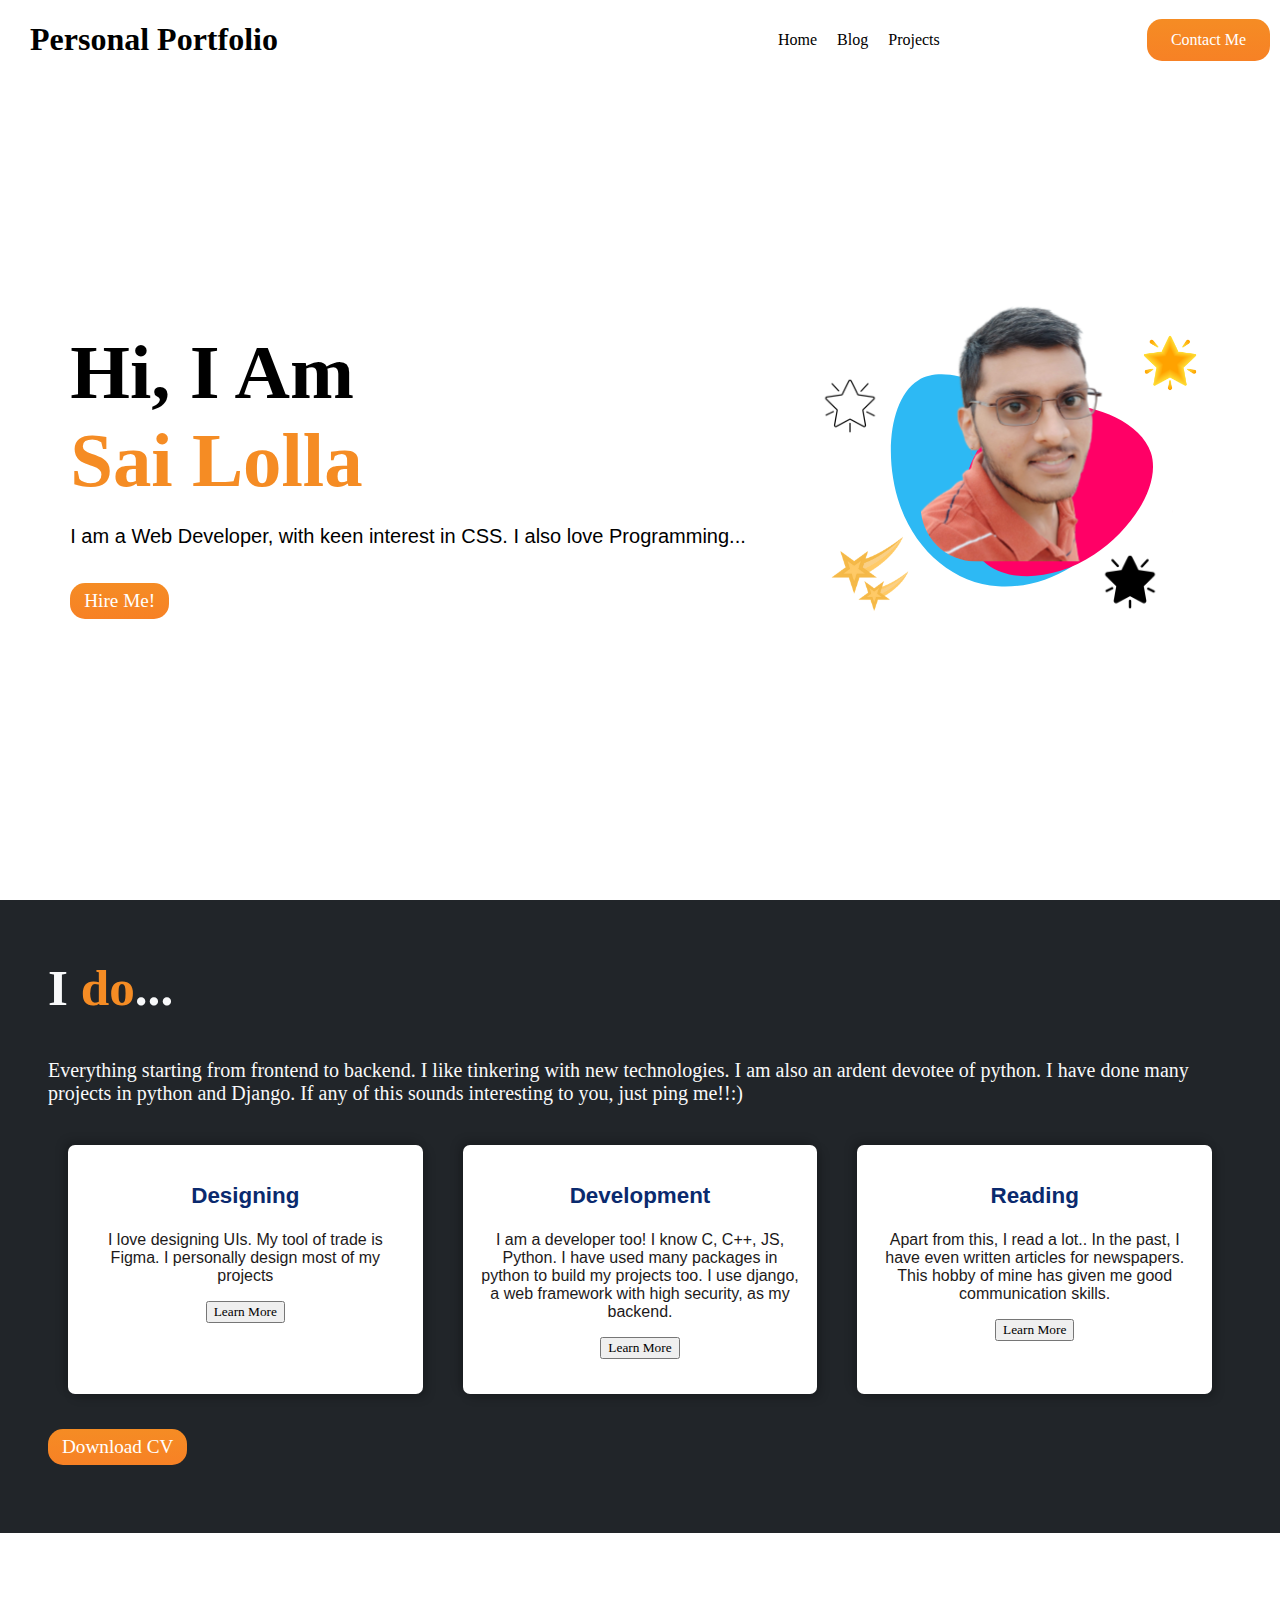
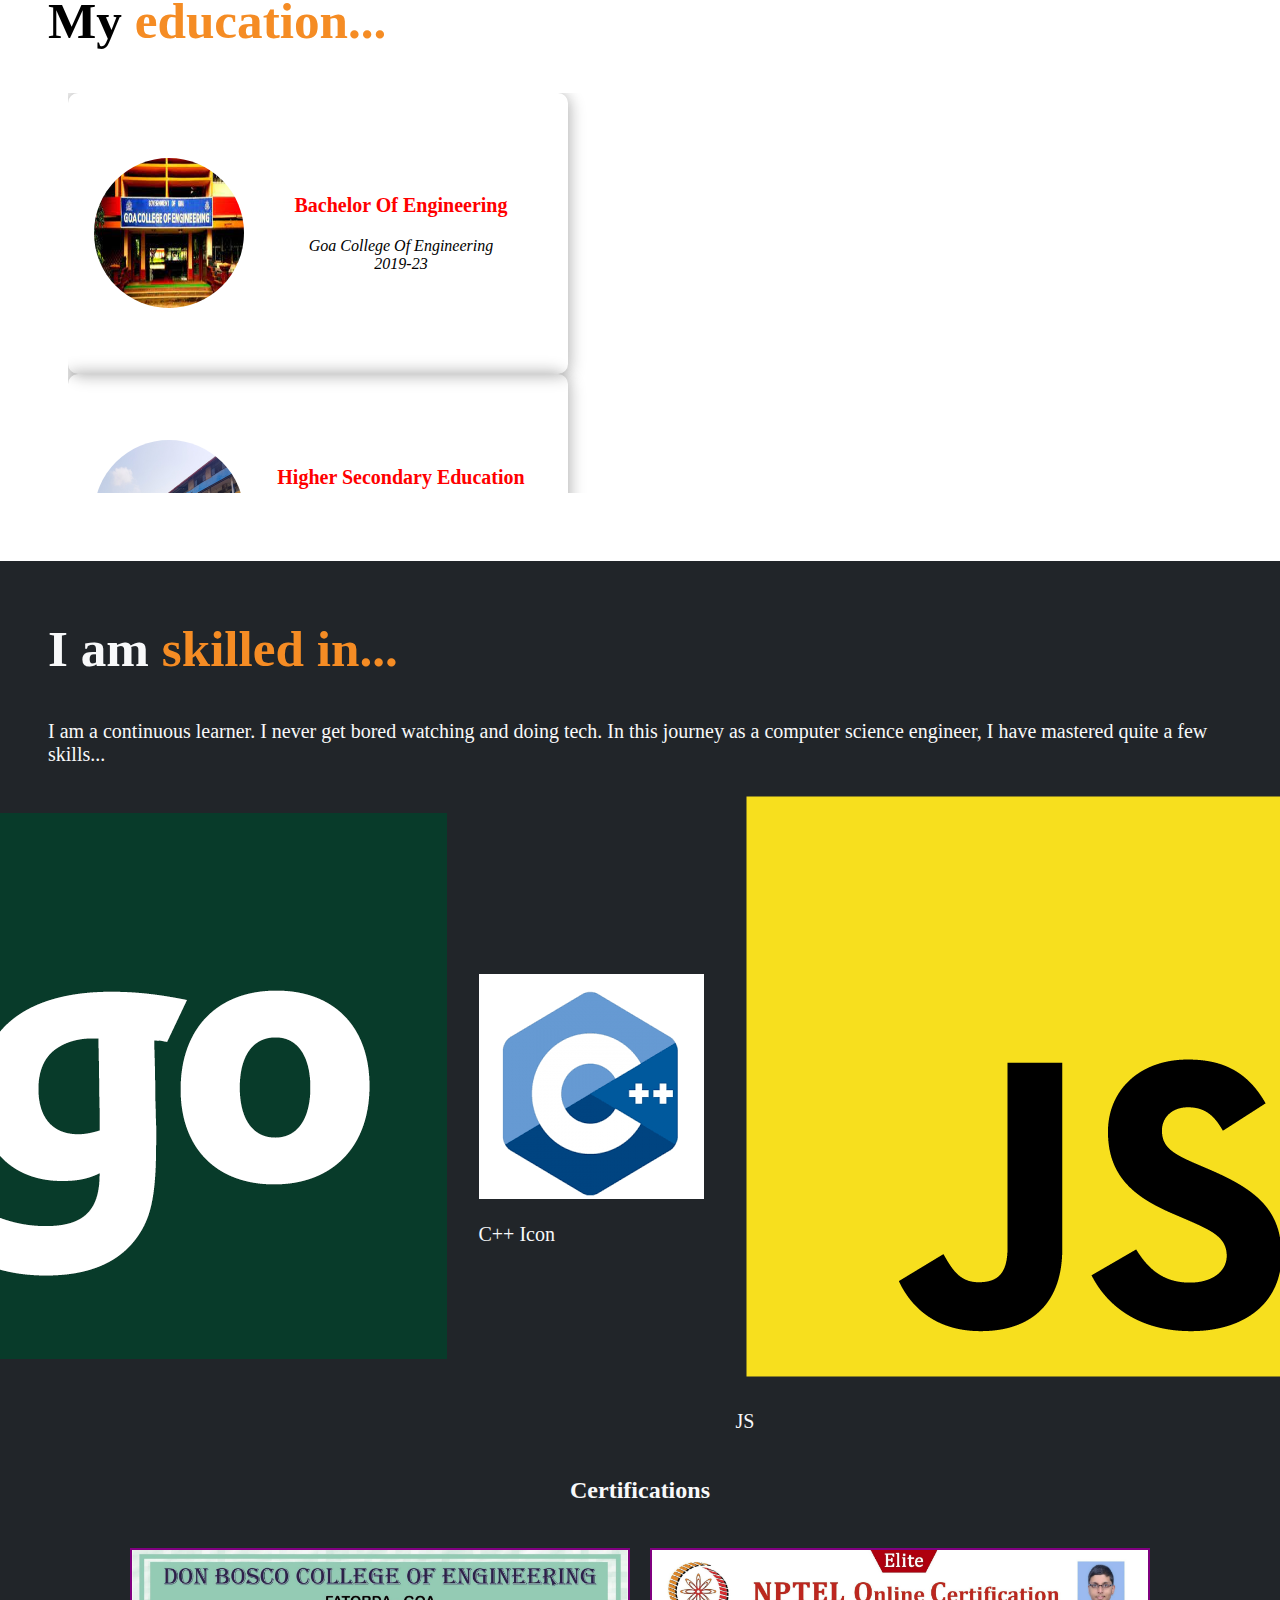
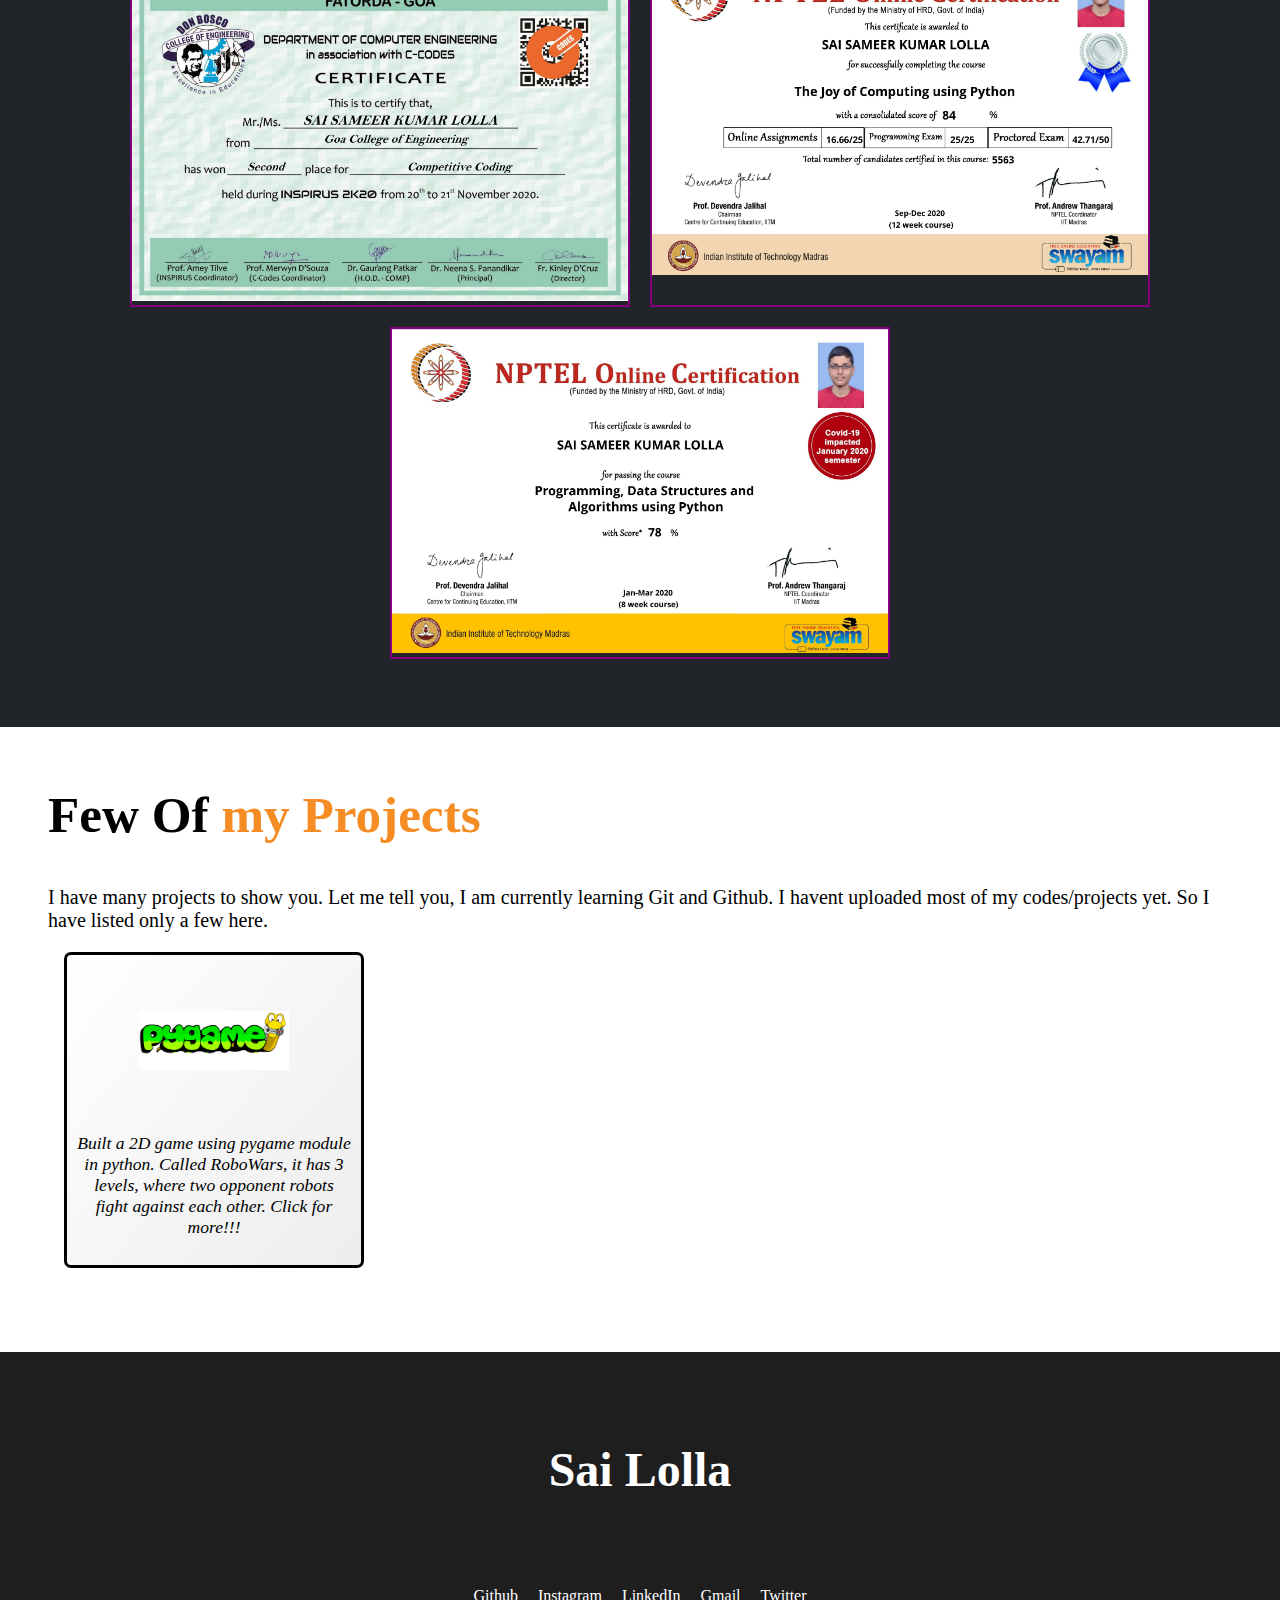
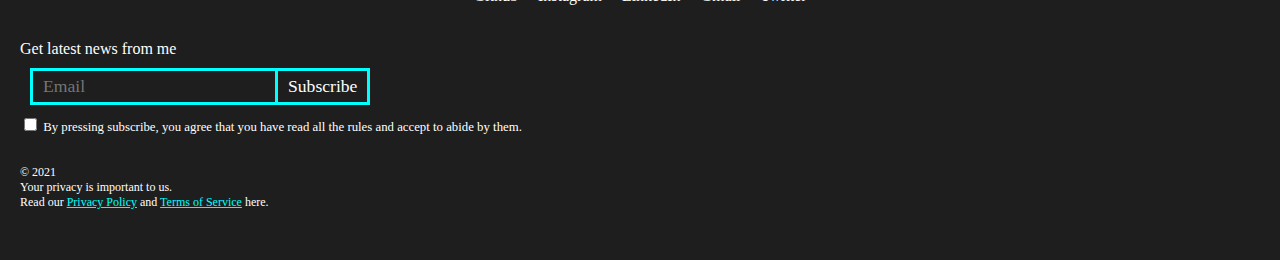
<file: home.html>
<!DOCTYPE html>

<html lang="en-IN">
    <head>
        <meta charset="UTF-8">
        <meta name="viewport" content="width=device-width, initial-scale=1.0">
        <meta name="author" content="Sai Lolla">

        <title>Sai Lolla - Portfolio</title>
        <link rel="stylesheet" href="home.css">

        <!--[if lt IE 9]>
            <script src="https://oss.maxcdn.com/libs/html5shiv/3.7.0/html5shiv.js"></script>
        <![endif]-->

        <script src="./home.js" defer></script>

    </head>
    <body>
        <div class="mask"></div>
        <nav>
            <h1>Personal Portfolio</h1>
            <ul>
                <li><a href="#">Home</a></li>
                <li><a href="#">Blog</a></li>
                <li><a href="#">Projects</a></li>
                <div class="right">
                    <li><a href="#contact">Contact Me</a></li>
                </div>
            </ul>
            <button class="toggleBtn">
                <span></span>
                <span></span>
                <span></span>
            </button>
        </nav>
        <section class="landing sect sect2">
            <div class="landing-text">
                <h2>Hi, I Am <br><span class="coloredText">Sai Lolla</span></h2>
                <p>I am a Web Developer, with keen interest in CSS. I also love Programming...</p>
                <button class="btn1">Hire Me!</button>
            </div>
            <div class="landing-image">
                <img src="assets/Frametest.svg" alt="landing img">
                <img class="star" id="star1" src="./assets/glowing-star.png" alt="glowing star1">
                <img class="star" id="star2" src="assets/star2.png" alt="glowing star2">
                <img class="star" id="star3" src="assets/star3.png" alt="glowing star3">
                <img class="star" id="star4" src="assets/star4.png" alt="glowing star4">
            </div>
        </section>
        <section class="sect sect2">
            <h2>I <span class="coloredText">do</span>...</h2>
            <p>Everything starting from frontend to backend. I like tinkering with new technologies. I am also an ardent devotee of python. I have done many projects in python and Django. If any of this sounds interesting to you, just ping me!!:)</p>
            <div class="cards">
                <div class="card">
                    <h3>Designing</h3>
                    <p>I love designing UIs. My tool of trade is Figma. I personally design most of my projects</p>
                    <button class="btn2">Learn More</button>
                </div>
                <div class="card">
                    <h3>Development</h3>
                    <p>I am a developer too! I know C, C++, JS, Python. I have used many packages in python to build my projects too. I use django, a web framework with high security, as my backend.</p>
                    <button class="btn2">Learn More</button>
                </div>
                <div class="card">
                    <h3>Reading</h3>
                    <p>Apart from this, I read a lot.. In the past, I have even written articles for newspapers. This hobby of mine has given me good communication skills.</p>
                    <button class="btn2">Learn More</button>
                </div>
            </div>
            <button class="btn1">Download CV</button>
        </section>
        <!-- Next section for education and skills -->
        <section class="sect sect2" id="education">
            <h2>My <span class="coloredText">education...</span></h2>
            <div class="carousal">
                <div class="slide">
                    <img src="assets/gec.jpg" alt="GEC">
                    <div>
                        <h3>Bachelor Of Engineering</h3>
                        <span>Goa College Of Engineering</span>
                        <span>2019-23</span>
                    </div>
                </div>
                <div class="slide">
                    <img src="assets/School_image.jpg" alt="Shree Damodar">
                    <div>
                        <h3>Higher Secondary Education</h3>
                        <span>Shree Damodar Higher Secondary School Of Science</span>
                        <span>2017-19</span>
                    </div>
                </div>
                <div class="slide">
                    <img src="assets/School_image.jpg" alt="Shree Damodar">
                    <div>
                        <h3>High School Education</h3>
                        <span>Shree Damodar Vidhyalaya English High School</span>
                        <span>2010-17</span>
                    </div>
                </div>
            </div>
        </section>
        <section class="sect sect2" id="SandAch">
            <h2>I am <span class="coloredText">skilled in...</span></h2>
            <p>I am a continuous learner. I never get bored watching and doing tech. In this journey as a computer science engineer, I have mastered quite a few skills...</p>
            <div class="skills">
                <div class="skill">
                    <img src="assets/pythonIcon.png" alt="Python Icon">
                    <p>Python</p>
                </div>
                <div class="skill">
                    <img src="assets/django-logo-negative.png" alt="Django Icon">
                    <p>Django</p>
                </div>
                <div class="skill">
                    <img src="assets/c++.png" alt="C++ Icon">
                    <p>C++ Icon</p>
                </div>
                <div class="skill">
                    <img src="assets/js.png" alt="JS Icon">
                    <p>JS</p>
                </div>
                <div class="skill">
                    <img src="assets/htmlandcss.png" alt="HTML and CSS Icon">
                    <p>HTML and CSS</p>
                </div>
                <div class="skill">
                    <img src="assets/andmanymore.png" alt="and many more">
                    <p>And Many more...</p>
                </div>
            </div>
            <h3 class="subheader">Certifications</h3>
            <div class="certi">
                <div>
                    <img src="assets/0001.jpg" alt="Inspirus2k20">
                </div>
                <div>
                    <img src="assets/joc.jpg" alt="Joy Of Computing Python">
                </div>
                <div>
                    <img src="assets/pdsap.jpg" alt="Joy Of Computing Python">
                </div>
            </div>
        </section>
        <section class="sect sect2" id="projects">
            <h2>Few Of <span class="coloredText">my Projects</span></h2>
            <p>I have many projects to show you. Let me tell you, I am currently learning Git and Github. I havent uploaded most of my codes/projects yet. So I have listed only a few here.</p>
            <div class="projects">
                <div class="proj shine">
                    <img src="assets/pygame.png" alt="pygameIcon">
                    <p>Built a 2D game using pygame module in python. Called RoboWars, it has 3 levels, where two opponent robots fight against each other. Click for more!!!</p>
                </div>
            </div>
        </section>
        <footer id="contact">
            <div class="social">
                <h2>Sai Lolla</h2>
                <ul class="links">
                    <li><a target="_blank" href="https://github.com/" class="github">Github</a></li><!--
                    --><li><a target="_blank" href="https://instagram.com/" class="instagram">Instagram</a></li><!--
                    --><li><a target="_blank" href="https://linkedin.com/" class="linkedin">LinkedIn</a></li><!--
                    --><li><a target="_blank" href="https://mail.google.com/" class="gmail">Gmail</a></li><!--
                --><li><a target="_blank" href="https://www.twitter.com/" class="twitter">Twitter</a></li>
                </ul>
            </div>
            <div>Get latest news from me</div>
            <div class="searchbar">
                <input type="email" name="searchkey" id="searchkey" placeholder="Email">
                <button type="submit">Subscribe</button>
            </div>
            <div>
                <input type="checkbox" name="accept" id="accept">
                By pressing subscribe, you agree that you have read all the rules and accept to abide by them.
            </div>
            <div class="cpyright">&copy; 2021</div>
            <div class="privacy">Your privacy is important to us.<br>Read our <a href="#">Privacy Policy</a> and <a href="#">Terms of Service</a> here.</div>
        </footer>
    </body>
</html>
</file>
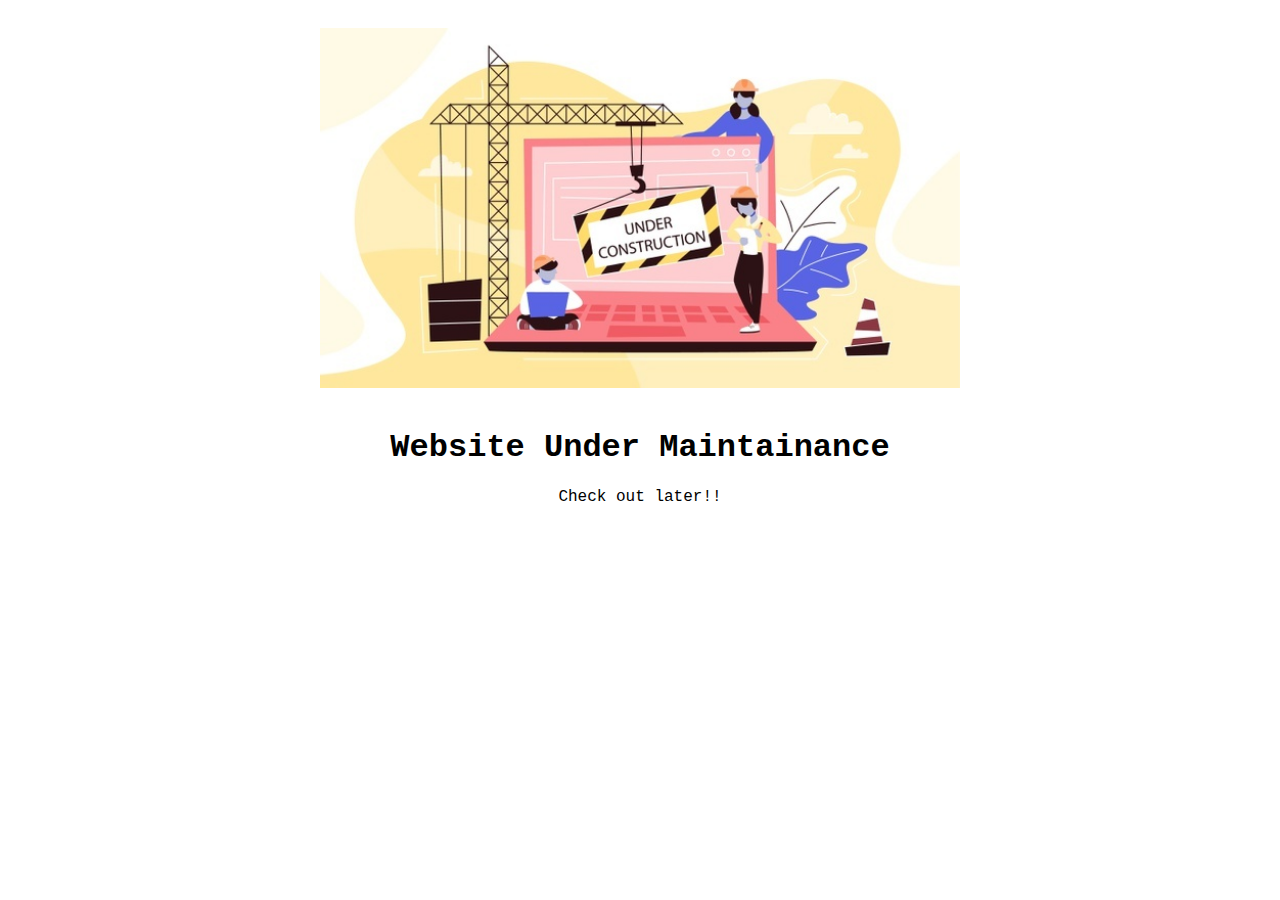
<file: maintainance.html>
<!DOCTYPE html>
<html lang="en">
<head>
    <meta charset="UTF-8">
    <meta http-equiv="X-UA-Compatible" content="IE=edge">
    <meta name="viewport" content="width=device-width, initial-scale=1.0">
    <title>Website Under Construction</title>
    <style>
        div {
            display: flex;
            flex-direction: column;
            align-items: center;
            justify-content: space-between;
            font-family: 'Consolas', 'Courier New', Courier, monospace;
        }
        img {
            display: block;
            max-width: 100%;
            margin: 20px auto;
            width: 50vw;
        }
        @media screen and (max-width:548px) {
            img {
                width: 100%;
            }
        }
    </style>
</head>
<body>
    <div>
        <img src="assets/undermaintainance.jpg" alt="Under maintainance">
        <h1>Website Under Maintainance</h1>
        <span>Check out later!!</span>
    </div>
</body>
</html>
</file>
<file: home.css>
header, section, footer, nav, aside, article, main, figure {
    display: block;
}
html {
    scroll-behavior: smooth;
}
body {
    margin: 0;
    padding: 0;
}
*, *::after, *::before {
    font-family: Calibri;
    box-sizing: border-box;
}

/* Nav bar */
nav {
    position: fixed;
    top: 0;
    left: 0;
    right: 0;
    font-size: clamp(0.8rem, 2vw , 1rem);
    display: flex;
    flex-direction: row;
    align-items: center;
    z-index: 102;
    background: #fff;
    box-shadow: 2px 2px 4px rgba(0, 0, 0, 0.2);
    transition: box-shadow 0.4s, color 0.4s;
}
nav h1 {
    font-family: 'Dubai', serif;
    flex-grow: 1;
    margin-left: clamp(5px, 3vw, 30px);
}
nav ul {
    list-style-type: none;
    min-width: 40vw;
    padding: 0;
    margin: 0;
    display: flex;
    align-items: center;
}
nav a {
    display: block;
    text-decoration: none;
    color: black;
    padding: 5px 10px;
}
nav a:hover {
    color: orangered;
}
div.right {
    flex-grow: 1;
    display: flex;
    align-items: center;
    justify-content: flex-end;
}
div.right > li {
    margin: auto 10px;
    border-radius: 15px;
    padding: 7px 14px;
    background: linear-gradient(180deg, rgb(245, 140, 36), rgb(247, 129, 37));
}
div.right li>a {
    color: white;
}
.toggleBtn {
    display: none;
    border: none;
    background: transparent;
    cursor: pointer;
}
.toggleBtn span {
    width: 25px;
    height: 4px;
    display: block;
    background: black;
    margin: 3px 0;
}

/* Main page */

.sect {
    --bgcolor: white;
    --color: black;
    padding: clamp(1.5rem, 4vw, 3rem);
    background-color: var(--bgcolor);
    color: var(--color);
}
.sect>p {
    font-size: clamp(1rem, 2vw, 1.5rem);
    font-size: 1.25rem;
    font-weight: 300;
}
.sect>h2 {
    font-size: clamp(1.8rem, 4vw, 4rem);
    font-family: Georgia, 'Times New Roman', Times, serif;
    margin-top: 10px;
}
.landing {
    display: flex;
    align-items: center;
    justify-content: center;
    min-height: clamp(400px, 100vh, 4000px);
    min-height: 100vh;
}
.landing-text {
    margin-right: clamp(10px, 5vw, 90px);
}
.landing-text h2 {
    font-family: 'Trebuchet MS', 'Lucida Calligraphy', serif;
    font-size: clamp(2rem, 6vw, 6rem);
    margin-bottom: 10px;
}
.landing-text p {
    font-family: 'bahnschrift', 'Calibri', 'Arial', sans-serif;
    font-size: 1.25rem;
    font-weight: 300;
}
button.btn1 {
    border: none;
    font-size: 1.2rem;
    color: white;
    border-radius: 15px;
    padding: 7px 14px;
    margin: 15px 0;
    background: linear-gradient(180deg, rgb(245, 140, 36), rgb(247, 129, 37));
    cursor: pointer;
}
.landing-image {
    display: flex;
    justify-content: center;
    flex: 100%;
    max-width: 400px;
    position: relative;
}
.landing-image > img:first-child {
    display: block;
    width: 100%;
    height: auto;
}
/* pseudo element to cover up the line on top */
.landing-image::after {
    content: '';
    position: absolute;
    top: 0;
    left: 0;
    right: 0;
    height: 3px;
    background: white;
}
/* stars in dp */
.star {
    position: absolute;
    transform: translate(-50%, -50%);
    object-fit: contain;
    width: var(--x);
}
#star1 {--x: 20%; top: 60%; left: 5%; transform: rotate(-180deg) translateY(-50%);}
#star2 { --x: 15%; top: 30%; left: 90%; }
#star3 { --x: 15%; top: 80%; left: 80%; }
#star4 { --x: 15%; top: 40%; left: 10%; }

/* cards */
/* cards showing what I do... */
.cards {
    display: flex;
    flex-wrap: wrap;
    justify-content: center;
}
.card {
    background: white;
    box-shadow: 4px 4px 10px rgba(0, 0, 0, 0.19),
                -4px -4px 10px rgba(0, 0, 0, 0.19);
    flex-grow: 1;
    max-width: 400px;
    flex-basis: 300px;
    min-width: 100px;
    text-align: center;
    border-radius: 7px;
    min-width: 200px;
    margin: 20px;
    padding: 15px;
}
.card img {
    width: 100px;
    height: 100px;
    object-fit: cover;
    max-width: 100%;
}
.card p {
    color: rgb(29, 26, 26);
    font-size: 1rem;
    max-width: 50ch;
    margin-left: auto;
    margin-right: auto;
    font-family: -apple-system, BlinkMacSystemFont, 'Segoe UI', Roboto, Oxygen, Ubuntu, Cantarell, 'Open Sans', 'Helvetica Neue', sans-serif;
}
.card h3 {
    color: rgb(10, 42, 110);
    /* color: white; */
    font-family: 'Constantia', 'Lucida Calligraphy', 'Calibri', Arial, sans-serif;
    font-size: 1.4rem;
}
span.coloredText { color:rgb(245, 140, 36); }

.placesOfEducation {
    display: flex;
    flex-wrap: wrap;
    gap: 2rem;
    align-items: center;
    justify-content: space-evenly;
}
.slide {
    /* background: linear-gradient(130deg, white, hsl(0, 0%, 94%)); */
    aspect-ratio: 16 / 9;
    gap: 1rem;

    display: flex;
    align-items: center;

    text-align: center;
    padding: 30px clamp(10px, 2vw, 2rem);
    width: 80%;
    border-radius: 10px;
    max-width: 500px;
    /* border: 3px solid black; */
    box-shadow: 4px 4px 15px rgba(0, 0, 0, 0.19),
                -4px -4px 15px rgba(0, 0, 0, 0.19);
}
.slide img {
    display: block;
    max-width: 100%;
    width: 150px;
    height: 150px;
    object-fit: fill;
    border-radius: 50%;
}
.slide div {
    flex-grow: 1;
}
.slide h3 {
    margin-top: 0px;
    font-family: 'Cambria' 'Times', serif;
    color: red;
    font-size: 1.25rem;
}
.slide span {
    display: block;
    font-style: italic;
}
.buttons {
    display: flex;
    justify-content: center;
    margin: 30px;
}
.buttons button {
    margin: 0 10px;
    border: none;
    background: transparent;
    font-weight: 950;
    cursor: pointer;
}
.buttons>button:nth-child(2) {
    fill:rgb(245, 140, 36);
}

/* skills and acheivements */
.skills {
    display: flex;
    align-items: center;
    justify-content: center;
    gap: 2rem;
    /* flex-wrap: wrap; */
}
.skills p {
    font-size: 1.25rem;
    font-weight: 300;
}
.skills>img {
    display: block;
    width: 100%;
    height: auto;
    margin: 10px;
}
.proj {
    max-width: 300px;
    flex-grow: 1;
    padding: 10px;
    margin: 1rem;
    border: 3px solid black;
    color: black;
    border-radius: 7px;
    background:rgb(248, 249, 250);
}
.proj img {
    display: block;
    width: 150px;
    height: 150px;
    object-fit: contain;
    margin: auto;
    max-width: 100%;
}
/* 
    is not working for mobile devices
:is(.proj, .skill) p {
    text-align: center;
    font-size: 1.1rem;
    font-style: oblique;
} */
.proj p {
    text-align: center;
    font-size: 1.1rem;
    font-style: oblique;
}
.certi {
    padding: 10px;
    display: flex;
    flex-wrap: wrap;
    justify-content: center;
}
.certi div {
    flex-basis: 400px;
    flex-grow: 1;
    max-width: 500px;
    border: 2px solid purple;
    margin: 10px;
}
.certi img {
    width: 100%;
    height: auto;
}

/* footer */
footer {
    margin-top: clamp(10px, 10vw, 20px);
    background-color: rgb(30, 30, 30);
    padding: 50px 20px;
    color: white;
}
.social>ul {
    list-style-type: none;
    padding: 0;
    margin: 0;
    display: flex;
    justify-content: center;
}
.social>ul li {
    padding: 0;
    margin: 0;
}
.social>ul a {
    display: block;
    padding: 5px 10px;
    padding-top: 50px;
    text-decoration: none;
    color: white;
}
.social {
    margin-bottom: clamp(10px, 5vw, 30px);
}

.github, .instagram, .twitter, .linkedin, .gmail {
    background-position: top center;
    background-repeat: no-repeat;
    background-size: auto 50%;
    transition: transform 0.5s;
}

.github:hover, .instagram:hover, .twitter:hover, .linkedin:hover, .gmail:hover {
    transform: scale(1.15, 1.15);
}

.github { background-image: url('https://i.ibb.co/BydV77G/github.png'); }
.instagram { background-image: url('https://i.ibb.co/f4N4RkL/instagram.png'); }
.twitter { background-image: url('https://i.ibb.co/f2gB9Rd/twitter.png'); }
.linkedin { background-image: url('https://i.ibb.co/x54XpMR/linkedin.png'); }
.gmail { background-image: url('https://i.ibb.co/wJf2SzB/gmail.png'); }

.social h2 {
    color: white;
    font-size: 3rem;
    text-align: center;
}
.cpyright, .privacy {
    font-size: 0.75rem;
}
.privacy a {
    color: aqua;
}
.shine {
    cursor: pointer;
    background: linear-gradient(130deg, white, hsl(0, 0%, 93%));
}
.searchbar {
    width: clamp(100px, 80vw, 400px);
    display: flex;
    padding: 10px;
}
.searchbar>* {
    font-size: 1.1rem;
    color: white;
    background: transparent;
    border: 3px solid aqua;
    padding: 5px 10px;
}
.searchbar>button {
    border-left: none;
    cursor: pointer;
}
.searchbar+div {
    font-size: 0.8rem;
    margin-bottom: clamp(10px, 5vw, 30px);
}
/* .searchbar button {
    background: transparent;
    border: 
} */
.subheader {
    text-align: center;
    font-size: clamp(1.1rem, 2vw, 1.5rem)
}
.mask {
    background:rgba(0, 0, 0, 0.19);
    display: none;
    z-index: 99;
    position: fixed;
    top: 0;
    left: 0;
    right: 0;
    bottom: 0;
}

/* Carousal CSS */
.carousal {
    position: relative;
    height: 400px;
    overflow-x: hidden;
    margin: 20px;
    /* box-shadow: inset 0 0 34px black; */
}
.page {
    position: absolute;
    width: 100%;
    height: 100%;
    display: none;
    left: 0;
    transition: left .5s;
}
.page img {
    display: block;
    width: 100%;
    height: 100%;
    margin: auto;
    object-fit: contain;
    /* filter: drop-shadow(20px 0px 50px black); */
    /* box-shadow: 10px 10px 20px -20px black; */
}
.active {
    display: block;
}
.prev {
    display: block;
    left: -100%;
}
.next {
    display: block;
    left: 100%;
}
.control-btn {
    cursor: pointer;
    width: 3rem;
    height: 3rem;
    font-size: 2rem;
    font-weight: 900;
    border-radius: 50%;
    background-color: orange;
    user-select: none;
    color: black;
    display: flex;
    align-items: center;
    justify-content: center;
    position: absolute;
    top: 50%;
    transform: translateY(-50%);
    z-index: 1;
    box-shadow: 2px 2px 4px rgba(0, 0, 0, 0.19);
}
.left-btn {
    left: 0;
}
.right-btn {
    right: 0;
}


#SandAch > div.skills > img {
    max-width: 50%;
}

/* apply dark theme for even children */
section:nth-of-type(even) {
    --bgcolor: rgb(33, 37, 41);
    --color: rgb(248, 249, 250);
}
section:nth-of-type(even) button {
    margin-bottom: 20px;
}
/* Responsive */
@media screen and (max-width: 548px) {
    section:not(.landing) {
        margin: 10px 0;
    }
    .landing {
        padding: 20px 10px;
        flex-direction: column-reverse;
    }
    .landing-image {
        width: 100%;
    }
    .landing-text {
        margin: 0;
        text-align: center;
    }
    .toggleBtn {
        display: block;
        margin-right: 10px;
    }
    nav ul {
        flex-direction: column;
        position: absolute;
        width: 80%;
        border: 2px solid black;
        border-radius: 7px;
        padding: 10px;
        top: 200%;
        left: 50%;
        transform: translateX(-50%);
        background: white;
        z-index: 101;
        display: none;
    }
    nav li {
        margin-bottom: 10px;
    }
    nav li:last-of-type {
        margin: none;
    }
    .landing h2>.coloredText {
        font-family: Georgia, 'Times New Roman', Times, serif;
        font-size: 1.5em;
    }
    .landing-text h2 {
        text-align: center;
    }
    .social ul a {
        font-size: 0.8rem;
        padding-top: 30px;
    }
    .skills {
        flex-direction: column-reverse;
        /* flex-wrap: wrap; */
    }
    .searchbar {
        width: 90vw;
        justify-content: center;
        align-items: center;
    }
    .searchbar>input {
        flex-grow: 1;
    }
    .carousal {
        height: 300px;
    }
    .slide {
        flex-direction: column;
        aspect-ratio: initial;
        margin: 20px 0;
    }
    .control-btn {
        margin: 0 5px;
        width: 2.5rem;
        height: 2.5rem;
        font-size: 2rem;
        font-weight: 800;
    }
    .sect>h2 {
        margin-top: 20px;
    }
    #SandAch > div.skills > img {
        max-width: 100%;
    }
}
</file>
